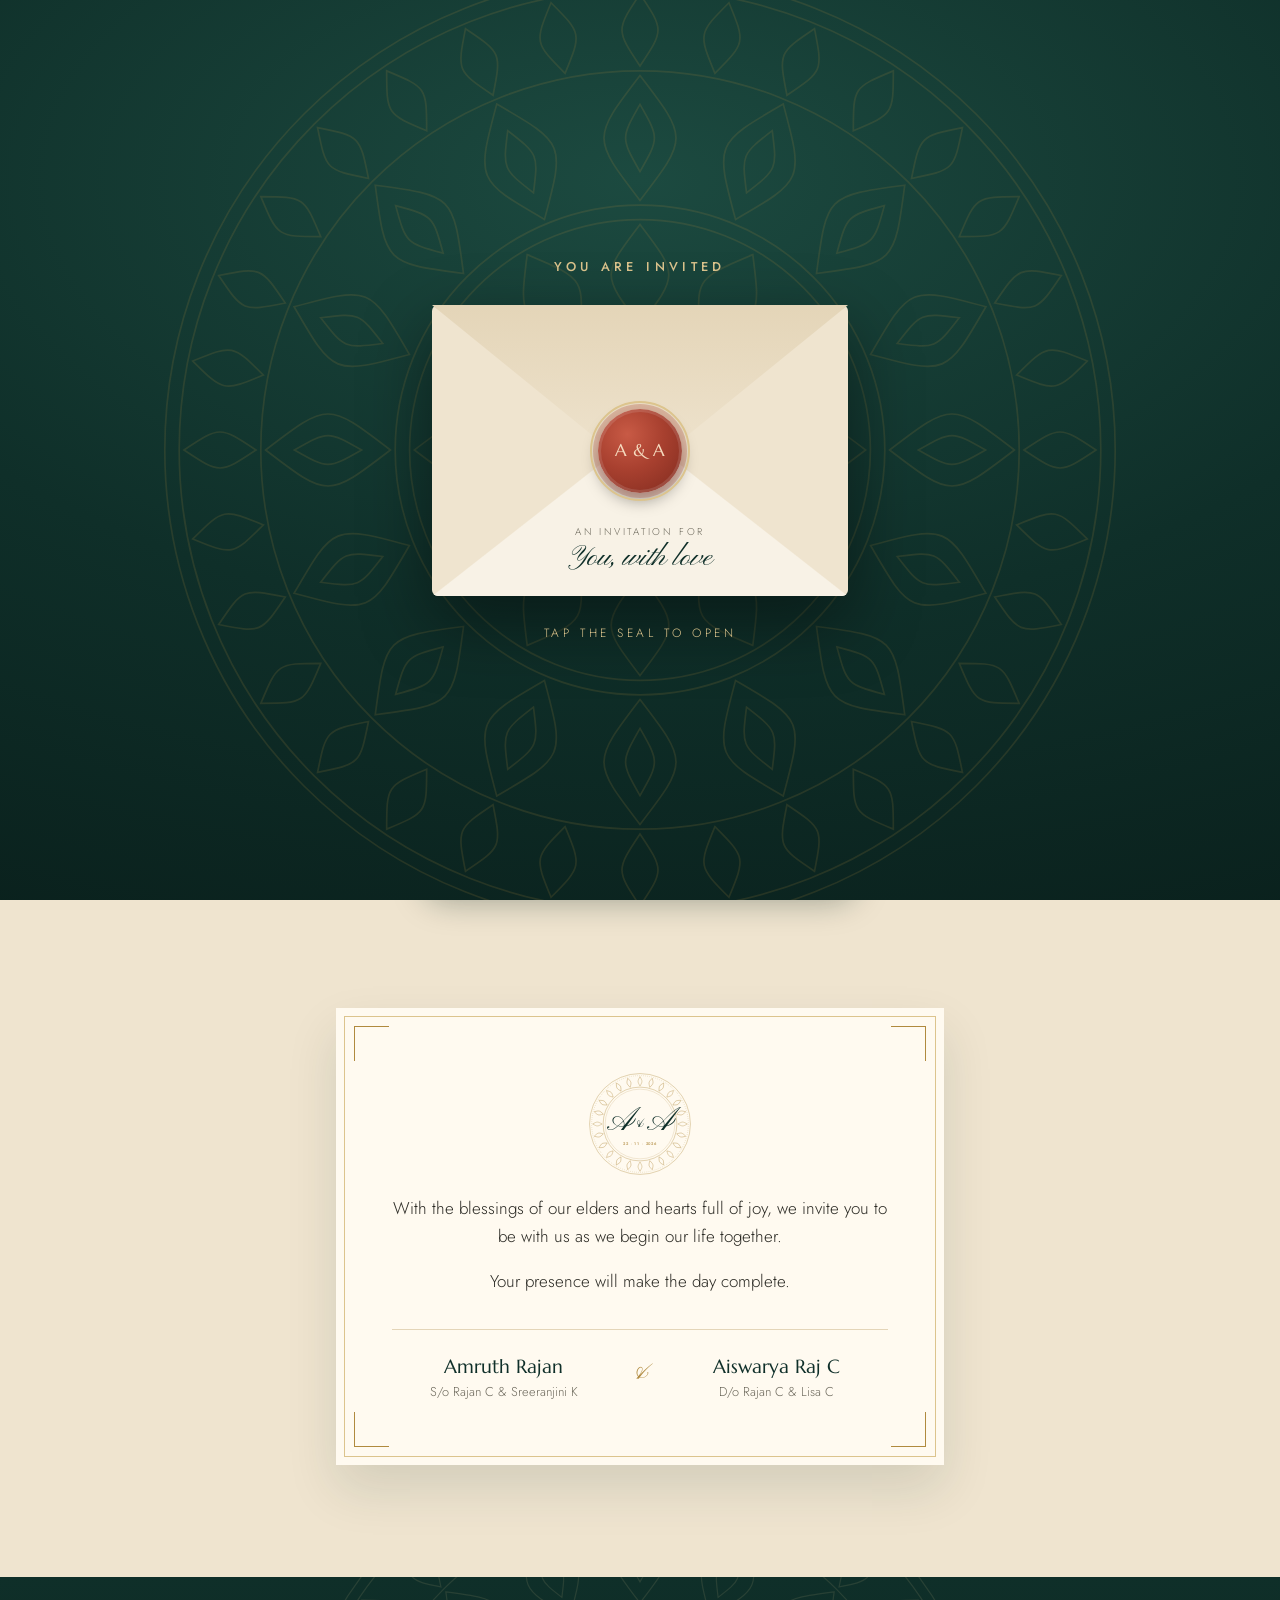
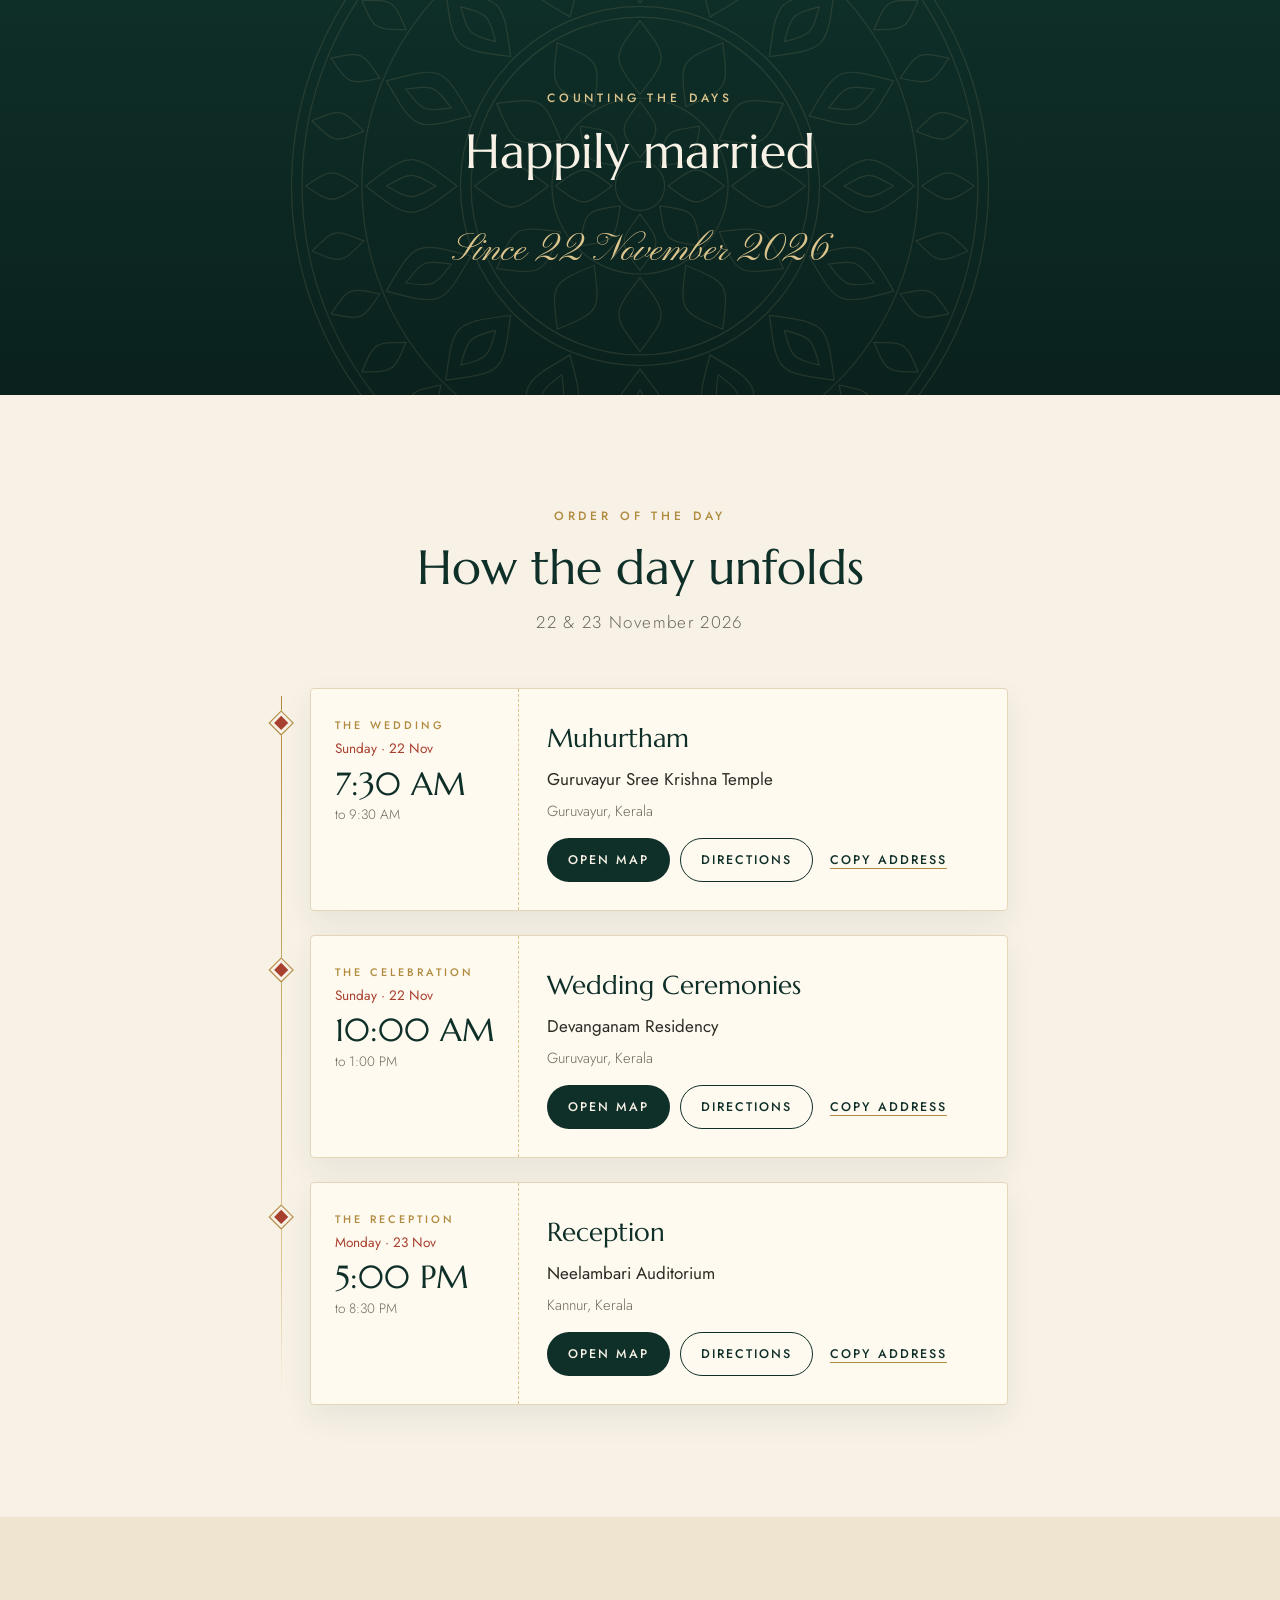
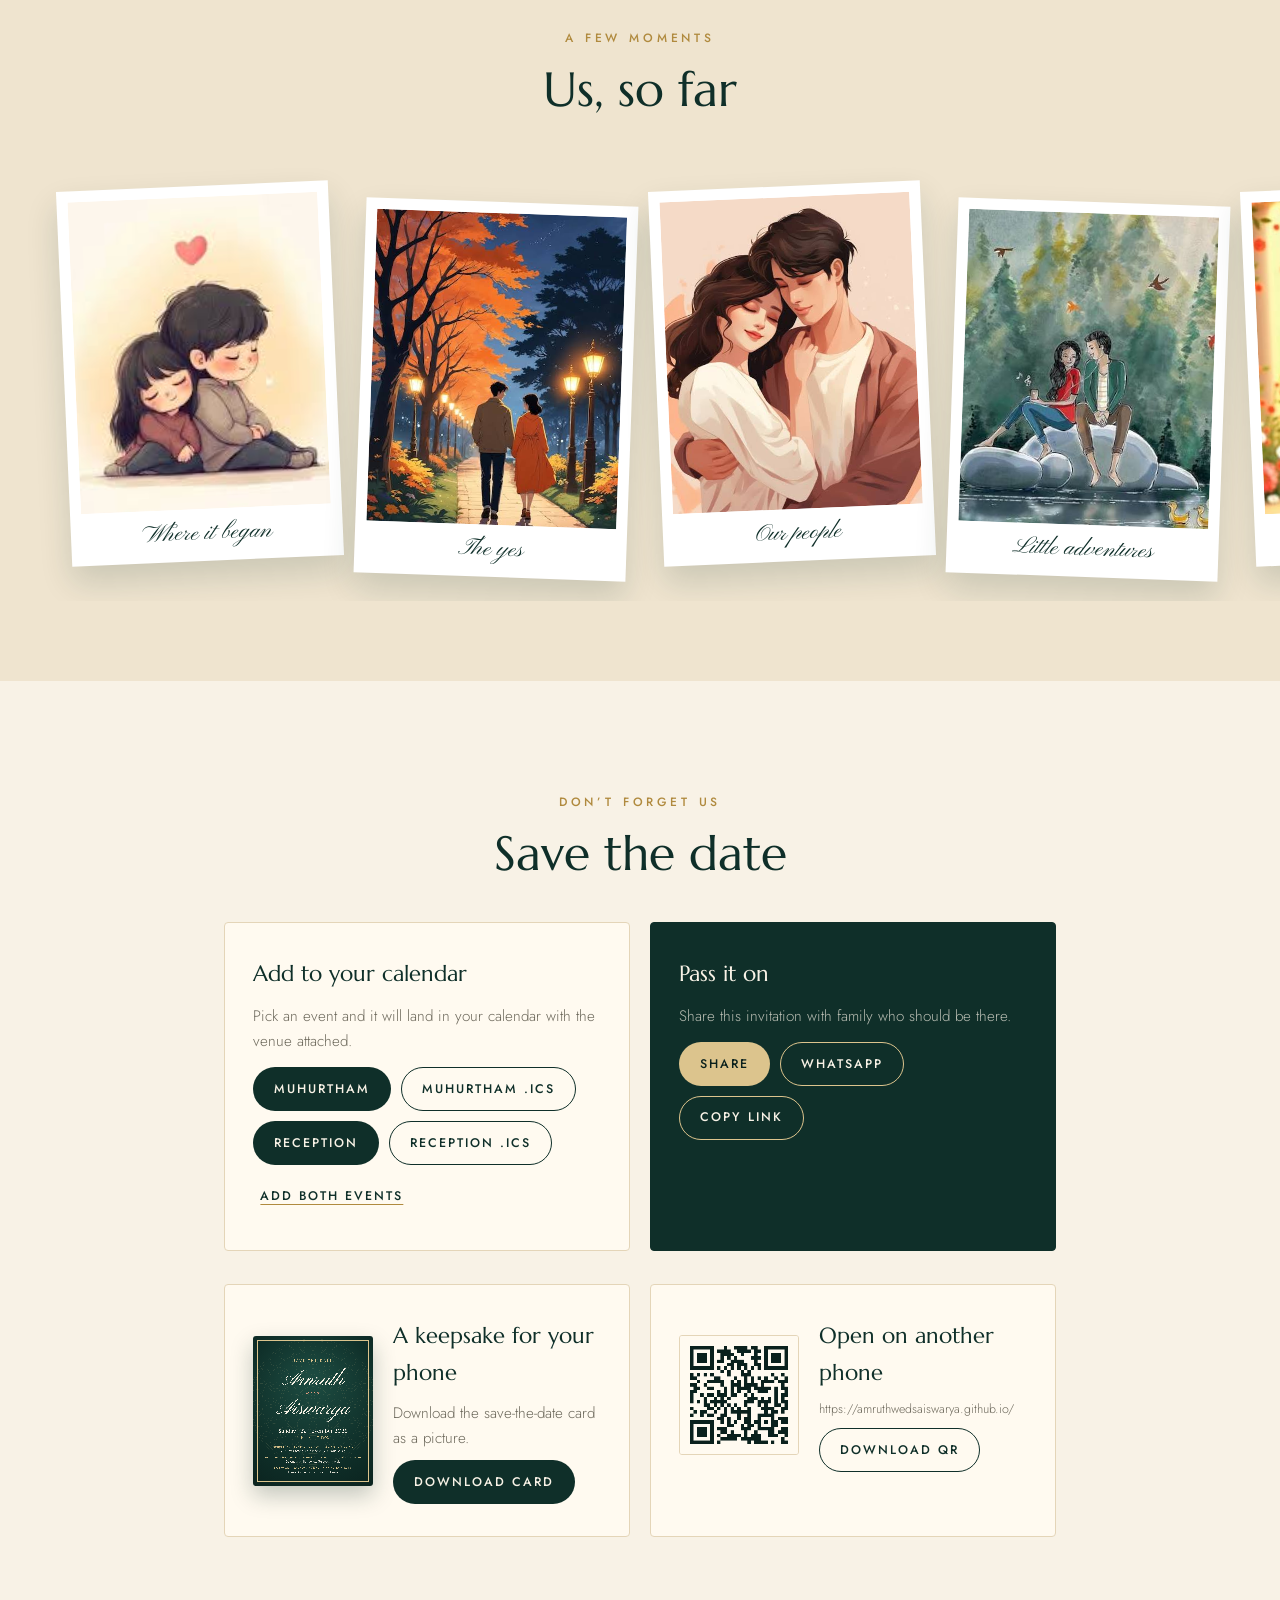
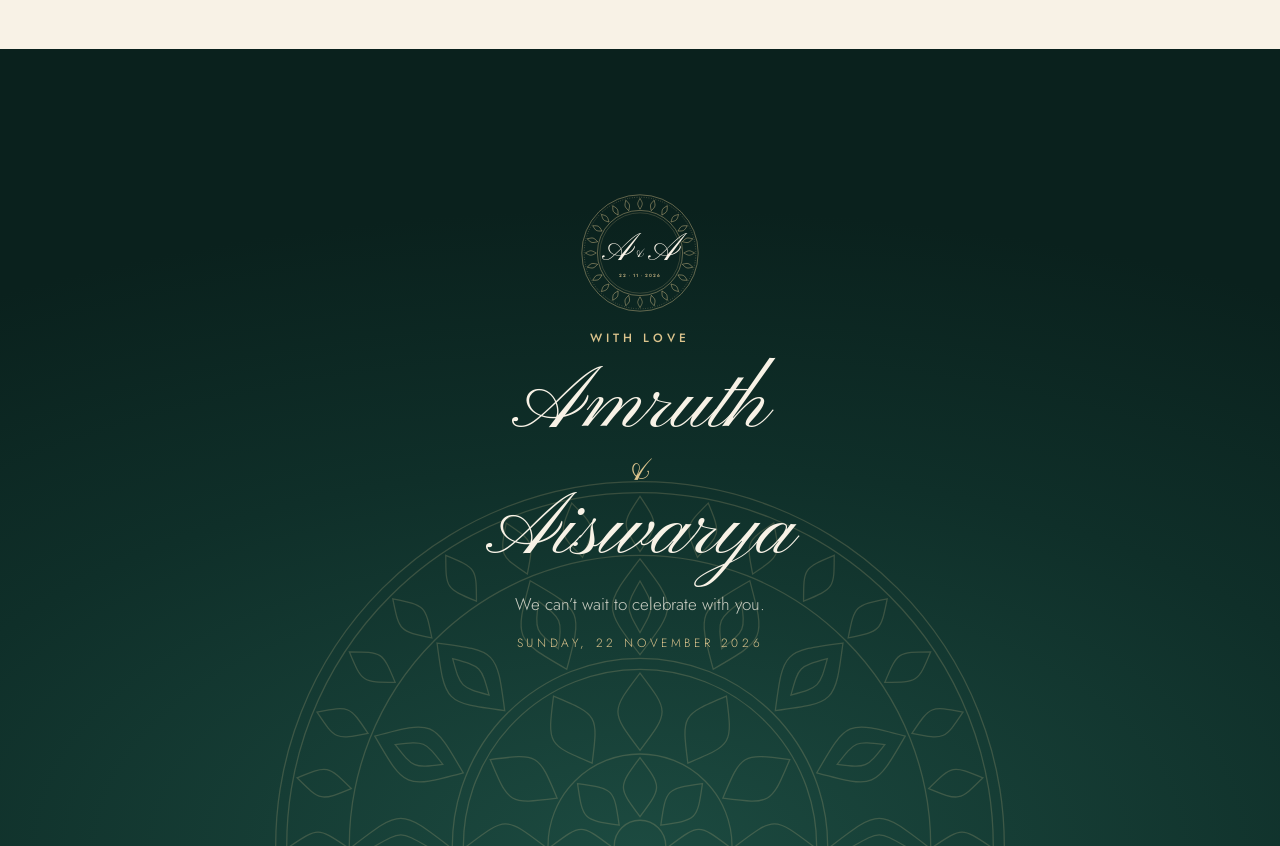
<file: index.html>
<!doctype html>
<html lang="en">
<head>
  <meta charset="utf-8">
  <meta name="viewport" content="width=device-width, initial-scale=1, viewport-fit=cover">
  <meta name="theme-color" content="#0f2f29">
  <meta name="description" content="You are invited to the wedding of Amruth and Aiswarya.">
  <meta property="og:type" content="website">
  <meta property="og:title" content="Amruth weds Aiswarya">
  <meta property="og:description" content="Sunday, 22 November 2026 · Guruvayur. With great joy, we invite you to celebrate our wedding.">
  <meta property="og:url" content="https://amruthwedsaiswarya.github.io/">
  <meta property="og:image" content="https://amruthwedsaiswarya.github.io/assets/images/hero.jpg">
  <title>Amruth weds Aiswarya</title>

  <link rel="icon" href="./assets/icons/favicon.svg" type="image/svg+xml">
  <link rel="preconnect" href="https://fonts.googleapis.com">
  <link rel="preconnect" href="https://fonts.gstatic.com" crossorigin>
  <link href="https://fonts.googleapis.com/css2?family=Jost:wght@300;400;500&amp;family=Marcellus&amp;family=Pinyon+Script&amp;display=swap" rel="stylesheet">
  <link rel="stylesheet" href="./assets/css/styles.css?v=4">
  <script>document.documentElement.classList.add("js");</script>
</head>
<body class="is-sealed">
  <div class="progress" aria-hidden="true"><i id="progressBar"></i></div>
  <canvas class="petals" id="petals" aria-hidden="true"></canvas>

  <!-- Envelope cover -->
  <div class="cover" id="cover" role="dialog" aria-modal="true" aria-labelledby="coverTitle">
    <div class="cover-mandala" data-mandala aria-hidden="true"></div>
    <p class="cover-blessing">You are invited</p>
    <h1 class="sr-only" id="coverTitle">Wedding invitation of <span data-names></span></h1>

    <div class="envelope" id="envelope">
      <div class="envelope-card" aria-hidden="true">
        <div class="emblem" data-emblem></div>
      </div>
      <div class="envelope-front" aria-hidden="true"></div>
      <div class="envelope-flap" aria-hidden="true"></div>
      <button class="seal" id="openSeal" type="button" aria-label="Open the invitation">
        <span data-monogram></span>
      </button>
      <p class="envelope-to">
        <small>An invitation for</small>
        <span id="coverGuest">You, with love</span>
      </p>
    </div>

    <p class="cover-hint">Tap the seal to open</p>
  </div>

  <nav class="dock" aria-label="Sections">
    <a href="#home" class="is-active">
      <svg viewBox="0 0 24 24" aria-hidden="true"><path d="M4 11l8-7 8 7v8a1 1 0 0 1-1 1h-4v-6H9v6H5a1 1 0 0 1-1-1z"/></svg>
      <span>Home</span>
    </a>
    <a href="#countdown">
      <svg viewBox="0 0 24 24" aria-hidden="true"><circle cx="12" cy="12" r="8"/><path d="M12 8v4l3 2"/></svg>
      <span>Countdown</span>
    </a>
    <a href="#day">
      <svg viewBox="0 0 24 24" aria-hidden="true"><rect x="4" y="6" width="16" height="14" rx="2"/><path d="M4 10h16M8 4v4M16 4v4"/></svg>
      <span>Events</span>
    </a>
    <a href="#moments">
      <svg viewBox="0 0 24 24" aria-hidden="true"><rect x="4" y="5" width="16" height="14" rx="2"/><circle cx="9" cy="10" r="1.5"/><path d="M4 17l5-4 4 3 3-2 4 3"/></svg>
      <span>Photos</span>
    </a>
    <a href="#keep">
      <svg viewBox="0 0 24 24" aria-hidden="true"><path d="M12 20s-7-4.5-7-10a4 4 0 0 1 7-2.5A4 4 0 0 1 19 10c0 5.500-7 10-7 10z"/></svg>
      <span>Save</span>
    </a>
  </nav>

  <main>
    <!-- Hero -->
    <section class="hero" id="home">
      <div class="hero-mandala" data-mandala aria-hidden="true"></div>
      <div class="hero-text">
        <p class="eyebrow reveal">Together with our families</p>
        <h2 class="names reveal">
          <span data-name-one></span>
          <i>weds</i>
          <span data-name-two></span>
        </h2>
        <div class="datebar reveal">
          <span data-weekday></span>
          <strong data-day></strong>
          <span><b data-month></b> <b data-year></b></span>
        </div>
        <p class="hero-mdate reveal" data-malayalam-date></p>
        <p class="hero-place reveal" data-place></p>
      </div>

      <div class="medallion reveal">
        <svg class="medallion-ring" viewBox="0 0 200 200" aria-hidden="true">
          <defs><path id="ringPath" d="M100,100 m-88,0 a88,88 0 1,1 176,0 a88,88 0 1,1 -176,0"/></defs>
          <text><textPath href="#ringPath" id="ringText" textLength="548" lengthAdjust="spacing"></textPath></text>
        </svg>
        <div class="medallion-photo" id="heroPhoto"></div>
      </div>

      <a class="scroll-hint" href="#letter"><span>Read the invitation</span><i aria-hidden="true"></i></a>
    </section>

    <!-- Letter -->
    <section class="letter-wrap" id="letter">
      <article class="letter reveal">
        <span class="corner corner--tl" aria-hidden="true"></span>
        <span class="corner corner--tr" aria-hidden="true"></span>
        <span class="corner corner--bl" aria-hidden="true"></span>
        <span class="corner corner--br" aria-hidden="true"></span>
        <div class="emblem" data-emblem aria-hidden="true"></div>
        <p class="letter-dear" id="letterDear" hidden></p>
        <div class="letter-body" id="letterBody">
          <p>With the blessings of our elders and hearts full of joy, we invite you to be with us as we begin our life together.</p>
          <p>Your presence will make the day complete.</p>
        </div>
        <div class="letter-families">
          <div>
            <strong data-full-one></strong>
            <small data-family-one></small>
          </div>
          <i aria-hidden="true">&amp;</i>
          <div>
            <strong data-full-two></strong>
            <small data-family-two></small>
          </div>
        </div>
      </article>
    </section>

    <!-- Countdown -->
    <section class="countdown" id="countdown">
      <div class="countdown-mandala" data-mandala aria-hidden="true"></div>
      <p class="eyebrow eyebrow--gold reveal">Counting the days</p>
      <h2 class="reveal" id="countdownTitle">Until we say “I do”</h2>
      <div class="dials reveal" id="dials">
        <div class="dial" data-unit="days"><svg viewBox="0 0 100 100" aria-hidden="true"><circle cx="50" cy="50" r="44"/><circle class="dial-arc" cx="50" cy="50" r="44"/></svg><strong>0</strong><span>Days</span></div>
        <div class="dial" data-unit="hours"><svg viewBox="0 0 100 100" aria-hidden="true"><circle cx="50" cy="50" r="44"/><circle class="dial-arc" cx="50" cy="50" r="44"/></svg><strong>0</strong><span>Hours</span></div>
        <div class="dial" data-unit="minutes"><svg viewBox="0 0 100 100" aria-hidden="true"><circle cx="50" cy="50" r="44"/><circle class="dial-arc" cx="50" cy="50" r="44"/></svg><strong>0</strong><span>Minutes</span></div>
        <div class="dial" data-unit="seconds"><svg viewBox="0 0 100 100" aria-hidden="true"><circle cx="50" cy="50" r="44"/><circle class="dial-arc" cx="50" cy="50" r="44"/></svg><strong>0</strong><span>Seconds</span></div>
      </div>
    </section>

    <!-- The day -->
    <section class="day" id="day">
      <p class="eyebrow reveal">Order of the day</p>
      <h2 class="reveal">How the day unfolds</h2>
      <p class="day-date reveal" data-date-range></p>
      <ol class="timeline" id="timeline"></ol>
    </section>

    <!-- Moments -->
    <section class="moments" id="moments">
      <p class="eyebrow reveal">A few moments</p>
      <h2 class="reveal">Us, so far</h2>
      <div class="strip" id="strip" tabindex="0" aria-label="Photo gallery, scroll sideways"></div>
      <p class="strip-hint" aria-hidden="true">Swipe →</p>
    </section>

    <!-- Save & share -->
    <section class="keep" id="keep">
      <p class="eyebrow reveal">Don’t forget us</p>
      <h2 class="reveal">Save the date</h2>
      <div class="keep-grid">
        <article class="keep-card reveal">
          <h3>Add to your calendar</h3>
          <p>Pick an event and it will land in your calendar with the venue attached.</p>
          <div class="chips" id="calendarChips"></div>
        </article>
        <article class="keep-card keep-card--dark reveal">
          <h3>Pass it on</h3>
          <p>Share this invitation with family who should be there.</p>
          <div class="chips">
            <button class="btn btn--gold" id="shareNative" type="button">Share</button>
            <a class="btn btn--line-light" id="whatsappShare" href="#" target="_blank" rel="noopener noreferrer">WhatsApp</a>
            <button class="btn btn--line-light" id="copyLink" type="button">Copy link</button>
          </div>
        </article>
      </div>

      <div class="keep-grid keep-grid--second">
        <article class="keep-card keep-card--row reveal">
          <canvas class="card-preview" id="saveCard" width="1080" height="1350" role="img" aria-label="Save the date card preview"></canvas>
          <div>
            <h3>A keepsake for your phone</h3>
            <p>Download the save-the-date card as a picture.</p>
            <button class="btn btn--solid" id="downloadCard" type="button">Download card</button>
          </div>
        </article>
        <article class="keep-card keep-card--row reveal">
          <canvas class="qr" id="qrCanvas" width="300" height="300" role="img" aria-label="QR code for this invitation"></canvas>
          <div>
            <h3>Open on another phone</h3>
            <p class="qr-url" id="qrUrl"></p>
            <button class="btn btn--line" id="downloadQr" type="button">Download QR</button>
          </div>
        </article>
      </div>

    </section>

    <!-- Closing -->
    <section class="closing">
      <div class="closing-mandala" data-mandala aria-hidden="true"></div>
      <div class="emblem emblem--light" data-emblem aria-hidden="true"></div>
      <p class="eyebrow eyebrow--gold">With love</p>
      <h2 class="names names--closing"><span data-name-one></span><i>&amp;</i><span data-name-two></span></h2>
      <p class="closing-line">We can’t wait to celebrate with you.</p>
      <p class="closing-date" data-full-date></p>
    </section>
  </main>

  <button class="music" id="music" type="button" aria-pressed="false" aria-label="Play music" hidden>
    <i aria-hidden="true"></i><i aria-hidden="true"></i><i aria-hidden="true"></i>
  </button>
  <audio id="audio" loop preload="none"></audio>
  <div class="toast" id="toast" role="status" aria-live="polite"></div>

  <!-- Visitor counting (GoatCounter). Only the page is recorded, never the guest name or
       invitation text carried in the link. -->
  <script>window.goatcounter = { path: location.pathname };</script>
  <script data-goatcounter="https://amruthwedsaiswarya.goatcounter.com/count"
          async src="https://gc.zgo.at/count.js"></script>

  <script src="./assets/js/config.js?v=4"></script>
  <script src="./assets/js/qrcode.js?v=4"></script>
  <script src="./assets/js/main.js?v=4"></script>
</body>
</html>
</file>
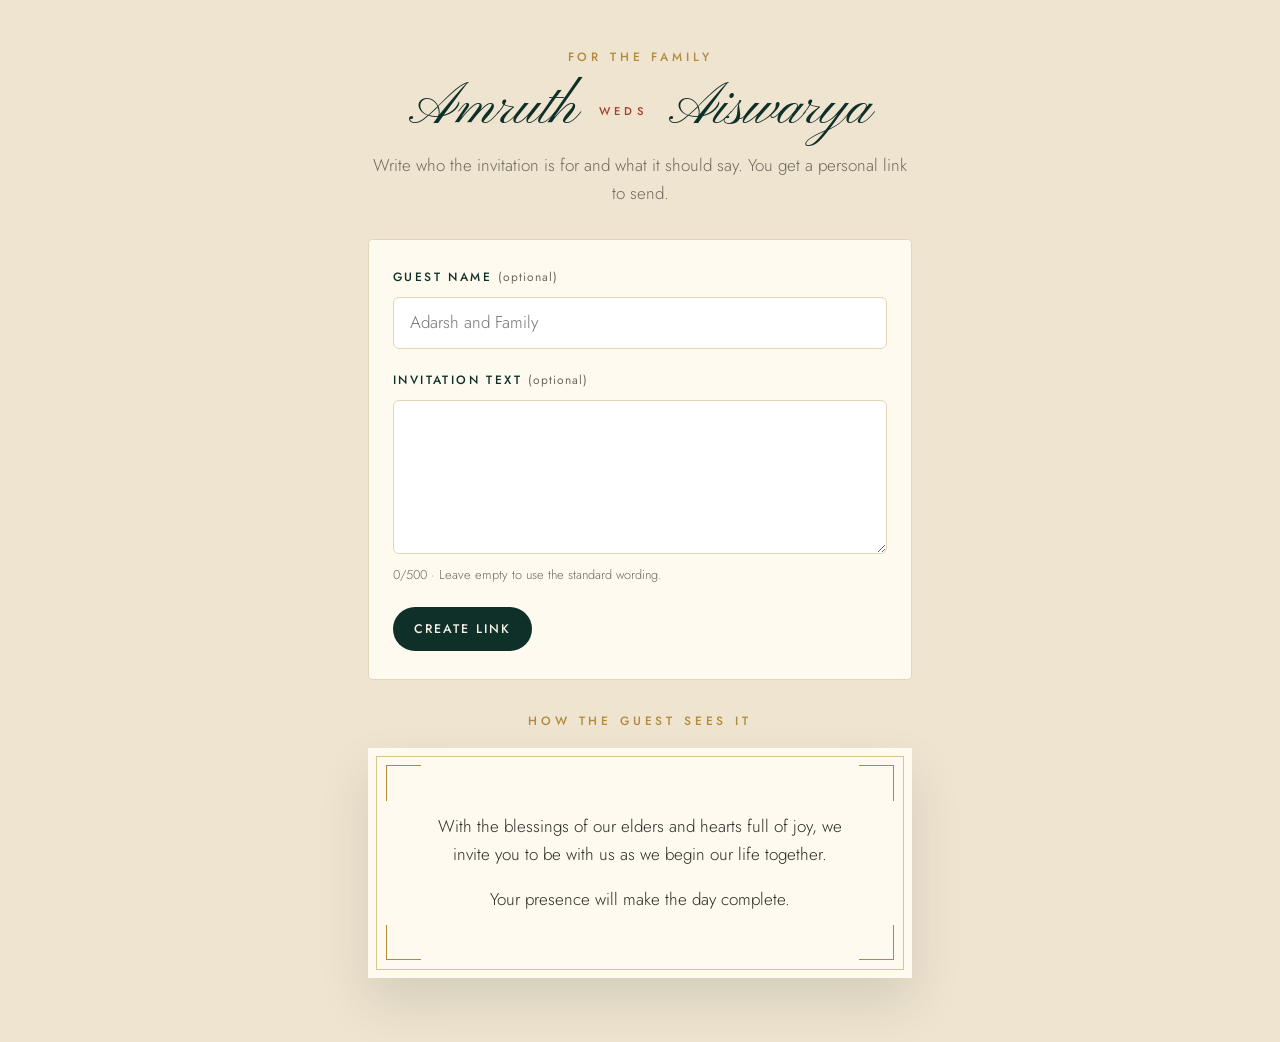
<file: invite/index.html>
<!doctype html>
<html lang="en">
<head>
  <meta charset="utf-8">
  <meta name="viewport" content="width=device-width, initial-scale=1, viewport-fit=cover">
  <meta name="robots" content="noindex, nofollow">
  <meta name="theme-color" content="#0f2f29">
  <title>Create an invitation link</title>

  <link rel="icon" href="../assets/icons/favicon.svg" type="image/svg+xml">
  <link rel="preconnect" href="https://fonts.googleapis.com">
  <link rel="preconnect" href="https://fonts.gstatic.com" crossorigin>
  <link href="https://fonts.googleapis.com/css2?family=Jost:wght@300;400;500&amp;family=Marcellus&amp;family=Pinyon+Script&amp;display=swap" rel="stylesheet">
  <link rel="stylesheet" href="../assets/css/styles.css?v=4">
  <link rel="stylesheet" href="../assets/css/invite.css?v=4">
</head>
<body class="maker-page">
  <main class="maker">
    <header class="maker-head">
      <p class="eyebrow">For the family</p>
      <h1><span data-name-one></span> <i>weds</i> <span data-name-two></span></h1>
      <p>Write who the invitation is for and what it should say. You get a personal link to send.</p>
    </header>

    <form class="maker-form" id="makerForm" novalidate>
      <label for="guestName">Guest name <small>(optional)</small></label>
      <input id="guestName" type="text" maxlength="60" autocomplete="off" autocapitalize="words" placeholder="Adarsh and Family">

      <label for="inviteText">Invitation text <small>(optional)</small></label>
      <textarea id="inviteText" rows="5" maxlength="500"></textarea>
      <p class="maker-hint"><span id="textCount">0</span>/500 · Leave empty to use the standard wording.</p>

      <button class="btn btn--solid" type="submit">Create link</button>
    </form>

    <section class="maker-preview" aria-label="Preview">
      <p class="eyebrow">How the guest sees it</p>
      <article class="letter">
        <span class="corner corner--tl" aria-hidden="true"></span>
        <span class="corner corner--tr" aria-hidden="true"></span>
        <span class="corner corner--bl" aria-hidden="true"></span>
        <span class="corner corner--br" aria-hidden="true"></span>
        <p class="letter-dear" id="previewDear" hidden></p>
        <div class="letter-body" id="previewBody"></div>
      </article>
    </section>

    <section class="maker-result" id="result" hidden>
      <label for="resultLink">Personal link</label>
      <input id="resultLink" type="text" readonly>
      <div class="chips">
        <button class="btn btn--solid" id="copyResult" type="button">Copy link</button>
        <a class="btn btn--line" id="whatsappResult" href="#" target="_blank" rel="noopener noreferrer">Send on WhatsApp</a>
        <a class="btn btn--text" id="openResult" href="#" target="_blank" rel="noopener noreferrer">Open it</a>
      </div>
    </section>
  </main>

  <div class="toast" id="toast" role="status" aria-live="polite"></div>

  <script src="../assets/js/config.js?v=4"></script>
  <script src="../assets/js/invite.js?v=4"></script>
</body>
</html>
</file>
<file: assets/css/styles.css>
:root {
  --ink: #0f2f29;
  --ink-deep: #0a211d;
  --ink-soft: #1c4a40;
  --paper: #f8f2e6;
  --paper-2: #efe4cf;
  --paper-3: #e4d5b8;
  --gold: #b08a3e;
  --gold-soft: #dcc48d;
  --vermilion: #a8402f;
  --vermilion-deep: #7f2a1e;
  --text: #2b2a24;
  --muted: #6d695c;
  --display: "Marcellus", "Times New Roman", serif;
  --script: "Pinyon Script", "Snell Roundhand", cursive;
  --body: "Jost", system-ui, sans-serif;
  --gutter: clamp(1.25rem, 5vw, 4rem);
  --ease: cubic-bezier(.2, .7, .2, 1);
}

*, *::before, *::after { box-sizing: border-box; }
html { scroll-behavior: smooth; -webkit-text-size-adjust: 100%; }
body {
  margin: 0;
  background: var(--paper);
  color: var(--text);
  font-family: var(--body);
  font-weight: 300;
  font-size: 1.0625rem;
  line-height: 1.65;
  overflow-x: hidden;
}
body.is-sealed { height: 100vh; overflow: hidden; }
[hidden] { display: none !important; }
h2, h3, p { margin: 0; }
h2 { font-family: var(--display); font-weight: 400; font-size: clamp(1.9rem, 5.4vw, 3rem); line-height: 1.15; color: var(--ink); }
h3 { font-family: var(--display); font-weight: 400; font-size: 1.4rem; }
a { color: inherit; }
button, input { font: inherit; }
.sr-only { position: absolute; width: 1px; height: 1px; overflow: hidden; clip: rect(0 0 0 0); white-space: nowrap; }

.eyebrow {
  font-size: .75rem;
  font-weight: 500;
  letter-spacing: .32em;
  text-transform: uppercase;
  color: var(--gold);
}
.eyebrow[lang="ml"] { letter-spacing: .12em; font-size: 1rem; font-weight: 400; }
.eyebrow--gold { color: var(--gold-soft); }

.reveal { opacity: 0; transform: translateY(1.5rem); transition: opacity .9s var(--ease), transform .9s var(--ease); }
.reveal.in { opacity: 1; transform: none; }
html:not(.js) .reveal { opacity: 1; transform: none; }

/* Mandala ornament (drawn by main.js) */
[data-mandala] { position: absolute; pointer-events: none; color: var(--gold); }
[data-mandala] svg { display: block; width: 100%; height: 100%; animation: turn 180s linear infinite; }
@keyframes turn { to { transform: rotate(360deg); } }

/* Progress + petals */
.progress { position: fixed; inset: 0 0 auto 0; height: 3px; z-index: 40; }
.progress i { display: block; height: 100%; width: 0; background: linear-gradient(90deg, var(--gold), var(--vermilion)); }
.petals { position: fixed; inset: 0; width: 100%; height: 100%; pointer-events: none; z-index: 45; }

/* ---------- Envelope cover ---------- */
.cover {
  position: fixed; inset: 0; z-index: 50;
  display: grid; place-content: center; justify-items: center; gap: 1.75rem;
  padding: 1.5rem;
  background: radial-gradient(120% 90% at 50% 20%, var(--ink-soft), var(--ink) 55%, var(--ink-deep));
  color: var(--paper);
  overflow: hidden;
  transition: transform 1.1s var(--ease), opacity .9s ease;
}
.cover.is-gone { transform: translateY(-100%); opacity: 0; pointer-events: none; }
.cover-mandala { width: min(150vw, 60rem); aspect-ratio: 1; left: 50%; top: 50%; translate: -50% -50%; opacity: .16; }
.cover-blessing { position: relative; font-size: .8rem; font-weight: 500; letter-spacing: .34em; text-transform: uppercase; color: var(--gold-soft); }
.cover-hint { position: relative; font-size: .75rem; letter-spacing: .3em; text-transform: uppercase; color: var(--gold-soft); animation: breathe 2.4s ease-in-out infinite; }
@keyframes breathe { 50% { opacity: .35; } }

.envelope {
  position: relative;
  width: min(86vw, 26rem);
  aspect-ratio: 10 / 7;
  perspective: 60rem;
  filter: drop-shadow(0 1.6rem 2.2rem rgba(0, 0, 0, .45));
}
.envelope-card {
  position: absolute; inset: 6% 7% 10%;
  display: grid; place-items: center;
  background: #fffaf0;
  border: 1px solid var(--gold-soft);
  border-radius: 3px;
  font-family: var(--script); font-size: 2.6rem; color: var(--ink);
  transition: transform 1s var(--ease) .35s;
}
.envelope-front {
  position: absolute; inset: 0; z-index: 2;
  background:
    linear-gradient(to top right, transparent 49.6%, rgba(0,0,0,.12) 50%, transparent 50.4%) left top / 50% 44% no-repeat,
    linear-gradient(to top left, transparent 49.6%, rgba(0,0,0,.12) 50%, transparent 50.4%) right top / 50% 44% no-repeat,
    var(--paper-2);
  border-radius: 6px;
}
.envelope-front::after {
  content: ""; position: absolute; inset: 0;
  background: var(--paper);
  clip-path: polygon(0 100%, 50% 44%, 100% 100%);
  border-radius: 0 0 6px 6px;
}
.envelope-flap {
  position: absolute; inset: 0 0 auto 0; height: 58%;
  background: linear-gradient(var(--paper-3), var(--paper-2));
  clip-path: polygon(0 0, 100% 0, 50% 100%);
  transform-origin: top;
  transition: transform .9s var(--ease);
  z-index: 3;
}
.seal {
  position: absolute; left: 50%; top: 50%; z-index: 4;
  width: 5.25rem; aspect-ratio: 1;
  translate: -50% -50%;
  display: grid; place-items: center;
  border: 0; border-radius: 50%;
  background: radial-gradient(circle at 35% 30%, #c85a45, var(--vermilion) 45%, var(--vermilion-deep));
  box-shadow: 0 0 0 5px rgba(168, 64, 47, .28), inset 0 0 0 3px rgba(255, 255, 255, .12), 0 .5rem 1rem rgba(0, 0, 0, .35);
  color: #f6dcc0;
  font-family: var(--display); font-size: 1.05rem; letter-spacing: .04em;
  cursor: pointer;
  transition: transform .5s var(--ease), opacity .5s ease;
  animation: pulse 2.4s ease-in-out infinite;
}
@keyframes pulse { 50% { box-shadow: 0 0 0 11px rgba(168, 64, 47, .12), inset 0 0 0 3px rgba(255, 255, 255, .12), 0 .5rem 1rem rgba(0, 0, 0, .35); } }
.seal:focus-visible { outline: 2px solid var(--gold-soft); outline-offset: 6px; }
.envelope-to {
  position: absolute; inset: auto 0 7% 0; z-index: 4;
  display: grid; gap: .1rem; text-align: center; color: var(--ink);
  padding: 0 1rem;
}
.envelope-to small { font-size: .62rem; letter-spacing: .28em; text-transform: uppercase; color: var(--muted); }
.envelope-to span { font-family: var(--script); font-size: clamp(1.5rem, 6vw, 1.9rem); line-height: 1.1; overflow-wrap: anywhere; }

.cover.is-opening .envelope-flap { transform: rotateX(178deg); z-index: 0; }
.cover.is-opening .seal { transform: scale(.4); opacity: 0; animation: none; }
.cover.is-opening .envelope-card { transform: translateY(-58%); z-index: 1; }
.cover.is-opening .cover-hint { opacity: 0; animation: none; }

/* ---------- Side rail ---------- */
.dock {
  position: fixed; left: 50%; bottom: max(.75rem, env(safe-area-inset-bottom)); z-index: 30;
  translate: -50%;
  width: min(100% - 1.5rem, 27rem);
  display: flex; gap: .15rem; padding: .35rem;
  background: rgba(10, 33, 29, .92);
  backdrop-filter: blur(10px); -webkit-backdrop-filter: blur(10px);
  border: 1px solid rgba(220, 196, 141, .35);
  border-radius: 1.4rem;
  box-shadow: 0 .8rem 2rem rgba(10, 33, 29, .35);
}
.dock a {
  flex: 1 1 0; min-width: 0;
  display: grid; justify-items: center; gap: .15rem;
  padding: .45rem .1rem .4rem;
  border-radius: 1.1rem;
  color: rgba(248, 242, 230, .7); text-decoration: none;
  transition: background .3s, color .3s;
}
.dock svg { width: 1.2rem; height: 1.2rem; fill: none; stroke: currentColor; stroke-width: 1.4; stroke-linecap: round; stroke-linejoin: round; }
.dock span { font-size: .58rem; font-weight: 500; letter-spacing: .1em; text-transform: uppercase; white-space: nowrap; }
.dock a:hover { color: var(--paper); }
.dock a.is-active { background: var(--gold-soft); color: var(--ink-deep); }
.dock a:focus-visible { outline: 2px solid var(--gold-soft); outline-offset: 2px; }

/* ---------- Hero ---------- */
.hero {
  position: relative;
  min-height: min(100svh, 56rem);
  display: grid; align-content: center; justify-items: center; gap: 2.25rem;
  padding: 4.5rem var(--gutter) 9.5rem;
  text-align: center;
  overflow: hidden;
  background:
    radial-gradient(60% 45% at 50% 0%, rgba(176, 138, 62, .16), transparent),
    var(--paper);
}
.hero-mandala { width: min(170vw, 62rem); aspect-ratio: 1; left: 50%; top: 50%; translate: -50% -50%; opacity: .2; }
.hero-text { position: relative; display: grid; justify-items: center; gap: 1.25rem; }
.names {
  display: grid; justify-items: center;
  font-family: var(--script); font-weight: 400;
  font-size: clamp(3.6rem, 17vw, 6.5rem);
  line-height: .95; color: var(--ink);
}
.names i {
  font-family: var(--body); font-style: normal; font-weight: 400;
  font-size: .72rem; letter-spacing: .5em; text-transform: uppercase;
  color: var(--vermilion);
  display: flex; align-items: center; gap: .9rem; margin: .5rem 0 .2rem; padding-left: .5em;
}
.names i::before, .names i::after { content: ""; width: 2.25rem; height: 1px; background: currentColor; opacity: .5; }

.datebar { display: flex; align-items: center; gap: 1.1rem; color: var(--ink); }
.datebar span {
  min-width: 6.5rem; padding: .45rem 0;
  border-block: 1px solid var(--gold);
  font-size: .72rem; font-weight: 500; letter-spacing: .26em; text-transform: uppercase;
}
.datebar b { font-weight: 500; }
.datebar strong { font-family: var(--display); font-weight: 400; font-size: 3.4rem; line-height: 1; }
.hero-mdate { font-family: var(--display); font-size: 1.05rem; letter-spacing: .06em; color: var(--vermilion); margin-top: -.4rem; }
.hero-mdate:empty { display: none; }
.hero-place { font-size: .8rem; letter-spacing: .3em; text-transform: uppercase; color: var(--muted); }

.medallion { position: relative; width: min(88vw, 25rem); aspect-ratio: 1; }
.medallion-ring { position: absolute; inset: 0; animation: turn 50s linear infinite; }
.medallion-ring text { font-family: var(--body); font-size: 8.6px; font-weight: 500; fill: var(--gold); text-transform: uppercase; }
.medallion-photo {
  position: absolute; inset: 14%;
  border-radius: 50%;
  overflow: hidden;
  box-shadow: 0 0 0 1px var(--gold), 0 0 0 7px var(--paper), 0 0 0 8px var(--gold-soft), 0 1.5rem 2.5rem rgba(15, 47, 41, .25);
}
.medallion-photo img { width: 100%; height: 100%; object-fit: cover; object-position: 50% 38%; display: block; }

.ph {
  width: 100%; height: 100%;
  display: grid; place-content: center; justify-items: center; gap: .35rem;
  background: linear-gradient(150deg, var(--ink-soft), var(--ink-deep));
  color: var(--gold-soft); text-align: center;
}
.ph b { font-family: var(--script); font-weight: 400; font-size: 2.4rem; line-height: 1; }
.ph small { font-size: .6rem; letter-spacing: .28em; text-transform: uppercase; opacity: .7; }

.scroll-hint {
  position: absolute; bottom: 5.25rem; left: 50%; translate: -50%;
  display: grid; justify-items: center; gap: .5rem;
  font-size: .68rem; letter-spacing: .28em; text-transform: uppercase; text-decoration: none; color: var(--muted);
  white-space: nowrap;
}
.scroll-hint i { width: 1px; height: 2rem; background: var(--gold); animation: drip 2s ease-in-out infinite; transform-origin: top; }
@keyframes drip { 0% { transform: scaleY(0); } 60%, 100% { transform: scaleY(1); opacity: 0; } }

@media (min-width: 60rem) {
  .hero { grid-template-columns: 1.1fr .9fr; gap: 4rem; padding-inline: clamp(4rem, 9vw, 9rem); }
  .medallion { width: min(40vw, 31rem); }
}

/* ---------- Letter ---------- */
.letter-wrap { padding: clamp(3.5rem, 9vw, 7rem) var(--gutter); background: var(--paper-2); }
.letter {
  position: relative;
  max-width: 38rem; margin: 0 auto;
  padding: clamp(2.5rem, 7vw, 4rem) clamp(1.5rem, 6vw, 3.5rem);
  display: grid; gap: 1.1rem; text-align: center;
  background: #fffaf0;
  outline: 1px solid var(--gold-soft); outline-offset: -.6rem;
  box-shadow: 0 1.5rem 3rem rgba(15, 47, 41, .12);
}
.corner { position: absolute; width: 2.2rem; height: 2.2rem; border: 1px solid var(--gold); }
.corner--tl { top: 1.1rem; left: 1.1rem; border-right: 0; border-bottom: 0; }
.corner--tr { top: 1.1rem; right: 1.1rem; border-left: 0; border-bottom: 0; }
.corner--bl { bottom: 1.1rem; left: 1.1rem; border-right: 0; border-top: 0; }
.corner--br { bottom: 1.1rem; right: 1.1rem; border-left: 0; border-top: 0; }
.letter-body { display: grid; gap: 1.1rem; overflow-wrap: anywhere; }
.letter-dear { font-family: var(--script); font-size: clamp(2rem, 8vw, 2.8rem); line-height: 1.15; color: var(--vermilion); overflow-wrap: anywhere; }
.letter-families {
  display: grid; grid-template-columns: 1fr auto 1fr; align-items: start; gap: .75rem;
  margin-top: 1rem; padding-top: 1.5rem; border-top: 1px solid var(--paper-3);
}
.letter-families div { display: grid; gap: .3rem; }
.letter-families strong { font-family: var(--display); font-weight: 400; font-size: 1.2rem; line-height: 1.25; color: var(--ink); }
.letter-families small { font-size: .8rem; line-height: 1.4; color: var(--muted); }
.letter-families i { font-family: var(--script); font-size: 2rem; line-height: 1.1; color: var(--gold); }

/* ---------- Countdown ---------- */
.countdown {
  position: relative; overflow: hidden;
  padding: clamp(4rem, 10vw, 7rem) var(--gutter);
  display: grid; justify-items: center; gap: 1rem; text-align: center;
  background: linear-gradient(var(--ink), var(--ink-deep));
  color: var(--paper);
}
.countdown h2 { color: var(--paper); position: relative; }
.countdown .eyebrow { position: relative; }
.countdown-mandala { width: 44rem; aspect-ratio: 1; left: 50%; top: 50%; translate: -50% -50%; opacity: .12; color: var(--gold-soft); }
.dials { position: relative; display: grid; grid-template-columns: repeat(2, 1fr); gap: 1.25rem; margin-top: 1.5rem; width: min(100%, 44rem); }
.dial { position: relative; aspect-ratio: 1; display: grid; place-content: center; justify-items: center; }
.dial svg { position: absolute; inset: 0; rotate: -90deg; }
.dial circle { fill: none; stroke: rgba(220, 196, 141, .18); stroke-width: 1.5; }
.dial .dial-arc { stroke: var(--gold-soft); stroke-width: 2.5; stroke-linecap: round; stroke-dasharray: 276.46; stroke-dashoffset: 276.46; transition: stroke-dashoffset .6s ease; }
.dial strong { font-family: var(--display); font-weight: 400; font-size: clamp(2.2rem, 9vw, 3.2rem); line-height: 1; font-variant-numeric: tabular-nums; }
.dial span { font-size: .68rem; letter-spacing: .28em; text-transform: uppercase; color: var(--gold-soft); margin-top: .4rem; }
.dials-done { grid-column: 1 / -1; font-family: var(--script); font-size: 2.4rem; color: var(--gold-soft); }
@media (min-width: 40rem) { .dials { grid-template-columns: repeat(4, 1fr); } }

/* ---------- The day ---------- */
.day { padding: clamp(4rem, 10vw, 7rem) var(--gutter); display: grid; justify-items: center; gap: .8rem; text-align: center; }
.day-date { color: var(--muted); letter-spacing: .08em; }
.timeline { list-style: none; margin: 2.5rem 0 0; padding: 0; width: min(100%, 46rem); display: grid; gap: 1.5rem; text-align: left; position: relative; }
.timeline::before { content: ""; position: absolute; left: .55rem; top: .5rem; bottom: .5rem; width: 1px; background: linear-gradient(var(--gold), var(--gold-soft) 80%, transparent); }
.stop { position: relative; padding-left: 2.4rem; }
.stop::before {
  content: ""; position: absolute; left: 0; top: 1.6rem;
  width: 1.15rem; height: 1.15rem; rotate: 45deg;
  background: var(--paper); border: 1px solid var(--gold);
  box-shadow: inset 0 0 0 3px var(--paper), inset 0 0 0 10px var(--vermilion);
}
.ticket {
  display: grid; gap: 1.25rem;
  padding: 1.5rem;
  background: #fffaf0;
  border: 1px solid var(--paper-3);
  border-radius: 4px;
  box-shadow: 0 .8rem 2rem rgba(15, 47, 41, .07);
}
.ticket-time { display: grid; gap: .1rem; align-content: start; }
.ticket-time small { font-size: .68rem; font-weight: 500; letter-spacing: .28em; text-transform: uppercase; color: var(--gold); }
.ticket-time em { font-style: normal; font-size: .85rem; font-weight: 400; color: var(--vermilion); margin-bottom: .35rem; }
.ticket-time strong { font-family: var(--display); font-weight: 400; font-size: 2rem; line-height: 1.1; color: var(--ink); white-space: nowrap; }
.ticket-time span { font-size: .85rem; color: var(--muted); }
.ticket-body { display: grid; gap: .35rem; }
.ticket-body h3 { color: var(--ink); font-size: 1.6rem; }
.ticket-venue { font-weight: 400; }
.ticket-addr, .ticket-note { font-size: .92rem; color: var(--muted); }
.ticket-note { font-style: italic; }
.ticket .chips { margin-top: .6rem; }
@media (min-width: 40rem) {
  .ticket { grid-template-columns: 13rem 1fr; gap: 0; padding: 0; }
  .ticket-time { padding: 1.75rem 1.5rem; border-right: 1px dashed var(--gold-soft); }
  .ticket-body { padding: 1.75rem; }
}

/* ---------- Buttons ---------- */
.chips { display: flex; flex-wrap: wrap; gap: .6rem; }
.btn {
  display: inline-flex; align-items: center; justify-content: center;
  min-height: 2.75rem; padding: .5rem 1.25rem;
  border: 1px solid transparent; border-radius: 2rem;
  font-size: .78rem; font-weight: 500; letter-spacing: .16em; text-transform: uppercase; text-decoration: none;
  cursor: pointer; transition: background .25s, color .25s, border-color .25s, translate .25s;
}
.btn:hover { translate: 0 -2px; }
.btn--solid { background: var(--ink); color: var(--paper); }
.btn--solid:hover { background: var(--ink-soft); }
.btn--line { border-color: var(--ink); color: var(--ink); background: transparent; }
.btn--line:hover { background: var(--ink); color: var(--paper); }
.btn--text { padding-inline: .4rem; background: transparent; color: var(--ink); text-decoration: underline; text-decoration-color: var(--gold); text-underline-offset: .35em; }
.btn--gold { background: var(--gold-soft); color: var(--ink-deep); }
.btn--line-light { border-color: var(--gold-soft); color: var(--paper); background: transparent; }

/* ---------- Moments ---------- */
.moments { padding: clamp(4rem, 10vw, 7rem) 0 clamp(3rem, 8vw, 5rem); background: var(--paper-2); text-align: center; display: grid; gap: .8rem; }
.strip {
  display: flex; gap: 1.5rem;
  margin-top: 1.5rem; padding: 2rem var(--gutter) 2.5rem;
  overflow-x: auto; scroll-snap-type: x mandatory; scrollbar-width: none;
}
.strip::-webkit-scrollbar { display: none; }
.polaroid {
  flex: 0 0 min(68vw, 17rem);
  scroll-snap-align: center;
  margin: 0; padding: .7rem .7rem 0;
  background: #fff;
  box-shadow: 0 1rem 2rem rgba(15, 47, 41, .16);
  rotate: var(--tilt, 0deg);
  transition: rotate .4s var(--ease), translate .4s var(--ease);
}
.polaroid:nth-child(odd) { --tilt: -2.5deg; }
.polaroid:nth-child(even) { --tilt: 2deg; translate: 0 1rem; }
.polaroid:hover { rotate: 0deg; translate: 0 -.4rem; }
.polaroid-img { aspect-ratio: 4 / 5; overflow: hidden; }
.polaroid-img img { width: 100%; height: 100%; object-fit: cover; display: block; }
.polaroid figcaption { padding: .7rem 0 .9rem; font-family: var(--script); font-size: 1.5rem; line-height: 1.1; color: var(--ink); }
.strip-hint { font-size: .68rem; letter-spacing: .28em; text-transform: uppercase; color: var(--muted); }
@media (min-width: 60rem) { .strip { justify-content: safe center; } .strip-hint { display: none; } }

/* ---------- Save & share ---------- */
.keep { padding: clamp(4rem, 10vw, 7rem) var(--gutter); display: grid; justify-items: center; gap: .8rem; text-align: center; }
.keep-grid { display: grid; gap: 1.25rem; width: min(100%, 52rem); margin-top: 1.75rem; text-align: left; }
.keep-card { display: grid; gap: .8rem; align-content: start; padding: 2rem 1.75rem; background: #fffaf0; border: 1px solid var(--paper-3); border-radius: 4px; }
.keep-card h3 { color: var(--ink); }
.keep-card p { color: var(--muted); font-size: .95rem; }
.keep-card--dark { background: var(--ink); border-color: var(--ink); }
.keep-card--dark h3 { color: var(--paper); }
.keep-card--dark p { color: rgba(248, 242, 230, .72); }
@media (min-width: 46rem) { .keep-grid { grid-template-columns: 1fr 1fr; } }
.keep-grid--second { margin-top: 1.25rem; }
.keep-card--row { grid-template-columns: 7.5rem 1fr; align-items: center; gap: 1.25rem; }
.keep-card--row > div { display: grid; gap: .6rem; justify-items: start; min-width: 0; }
.card-preview { width: 100%; height: auto; border-radius: 3px; box-shadow: 0 .6rem 1.4rem rgba(15, 47, 41, .25); }
.qr { width: 100%; height: auto; border: 1px solid var(--paper-3); border-radius: 3px; }
.qr-url { font-size: .78rem !important; overflow-wrap: anywhere; line-height: 1.4; }

/* ---------- Emblem ---------- */
.emblem { width: 6.5rem; aspect-ratio: 1; margin: 0 auto; color: var(--gold); }
.emblem svg { display: block; width: 100%; height: 100%; }
.emblem--light { color: var(--gold-soft); width: 7.5rem; }
.emblem-letters { font-family: var(--script); fill: var(--ink); }
.emblem--light .emblem-letters { fill: var(--paper); }
.emblem-date { font-family: var(--body); font-weight: 500; letter-spacing: .22em; }
.envelope-card .emblem { width: 42%; }

.host { width: min(100%, 52rem); margin-top: 1.25rem; padding: 2rem 1.75rem; display: grid; gap: .8rem; text-align: left; border: 1px dashed var(--gold); border-radius: 4px; }
.host p { color: var(--muted); font-size: .95rem; }
.host-row { display: flex; gap: .6rem; flex-wrap: wrap; }
.host input { flex: 1 1 14rem; min-height: 2.75rem; padding: .5rem 1rem; border: 1px solid var(--paper-3); border-radius: 2rem; background: #fff; color: var(--text); min-width: 0; }
.host-result { display: grid; gap: .6rem; }

/* ---------- Closing ---------- */
.closing {
  position: relative; overflow: hidden;
  padding: clamp(5rem, 14vw, 9rem) var(--gutter) calc(clamp(5rem, 14vw, 9rem) + 3rem);
  display: grid; justify-items: center; gap: 1rem; text-align: center;
  background: radial-gradient(100% 80% at 50% 100%, var(--ink-soft), var(--ink) 60%, var(--ink-deep));
  color: var(--paper);
}
.closing > * { position: relative; }
.closing-mandala { position: absolute !important; width: 46rem; aspect-ratio: 1; left: 50%; bottom: -23rem; translate: -50%; opacity: .2; color: var(--gold-soft); }
.names--closing { color: var(--paper); font-size: clamp(3rem, 14vw, 5.5rem); }
.names--closing i { font-family: var(--script); font-size: .5em; letter-spacing: 0; text-transform: none; color: var(--gold-soft); margin: 0; padding: 0; }
.names--closing i::before, .names--closing i::after { display: none; }
.closing-line { color: rgba(248, 242, 230, .8); }
.closing-date { font-size: .75rem; letter-spacing: .3em; text-transform: uppercase; color: var(--gold-soft); }

/* ---------- Music + toast ---------- */
.music {
  position: fixed; right: 1rem; top: 1rem; z-index: 35;
  width: 3rem; height: 3rem; border-radius: 50%;
  border: 1px solid var(--gold-soft); background: var(--ink); cursor: pointer;
  display: flex; align-items: center; justify-content: center; gap: 3px;
}
.music i { width: 3px; height: .5rem; background: var(--gold-soft); border-radius: 2px; }
.music[aria-pressed="true"] i { animation: bars 1s ease-in-out infinite; }
.music[aria-pressed="true"] i:nth-child(2) { animation-delay: .2s; }
.music[aria-pressed="true"] i:nth-child(3) { animation-delay: .4s; }
@keyframes bars { 50% { height: 1.2rem; } }

.toast {
  position: fixed; left: 50%; bottom: 5.5rem; z-index: 60;
  translate: -50% 1rem; opacity: 0; pointer-events: none;
  padding: .6rem 1.2rem; border-radius: 2rem;
  background: var(--ink-deep); color: var(--paper); font-size: .85rem; white-space: nowrap;
  transition: opacity .3s, translate .3s;
}
.toast.show { opacity: 1; translate: -50% 0; }

@media (prefers-reduced-motion: reduce) {
  html { scroll-behavior: auto; }
  *, *::before, *::after { animation: none !important; transition-duration: .01ms !important; }
  .reveal { opacity: 1; transform: none; }
}
</file>
<file: assets/css/invite.css>
/* Link maker at /invite — builds on styles.css */
.maker-page { background: var(--paper-2); }
.maker { width: min(100% - 2.5rem, 34rem); margin: 0 auto; padding: 3rem 0 4rem; display: grid; gap: 2rem; }

.maker-head { display: grid; gap: .7rem; text-align: center; }
.maker-head h1 { margin: 0; font-family: var(--script); font-weight: 400; font-size: clamp(2.6rem, 11vw, 3.6rem); line-height: 1.05; color: var(--ink); }
.maker-head h1 i { font-family: var(--body); font-style: normal; font-size: .7rem; font-weight: 500; letter-spacing: .4em; text-transform: uppercase; color: var(--vermilion); vertical-align: middle; margin: 0 .5rem; }
.maker-head p:last-child { color: var(--muted); }

.maker-form, .maker-result { display: grid; gap: .6rem; padding: 1.75rem 1.5rem; background: #fffaf0; border: 1px solid var(--paper-3); border-radius: 4px; }
.maker label { font-size: .75rem; font-weight: 500; letter-spacing: .2em; text-transform: uppercase; color: var(--ink); }
.maker label small { font-size: inherit; font-weight: 400; letter-spacing: .08em; text-transform: none; color: var(--muted); }
.maker label:not(:first-child) { margin-top: .8rem; }
.maker input, .maker textarea {
  width: 100%; padding: .75rem 1rem;
  border: 1px solid var(--paper-3); border-radius: 6px;
  background: #fff; color: var(--text); font: inherit; line-height: 1.5;
}
.maker textarea { resize: vertical; min-height: 8rem; }
.maker input:focus, .maker textarea:focus { outline: 2px solid var(--gold); outline-offset: 1px; border-color: transparent; }
.maker-hint { font-size: .8rem; color: var(--muted); }
.maker-form .btn { margin-top: .8rem; justify-self: start; }
.maker-result .chips { margin-top: .5rem; align-items: center; }

.maker-preview { display: grid; gap: 1rem; text-align: center; }
.maker-preview .letter { width: 100%; }
.maker-preview .letter-body p { white-space: pre-wrap; }
</file>
